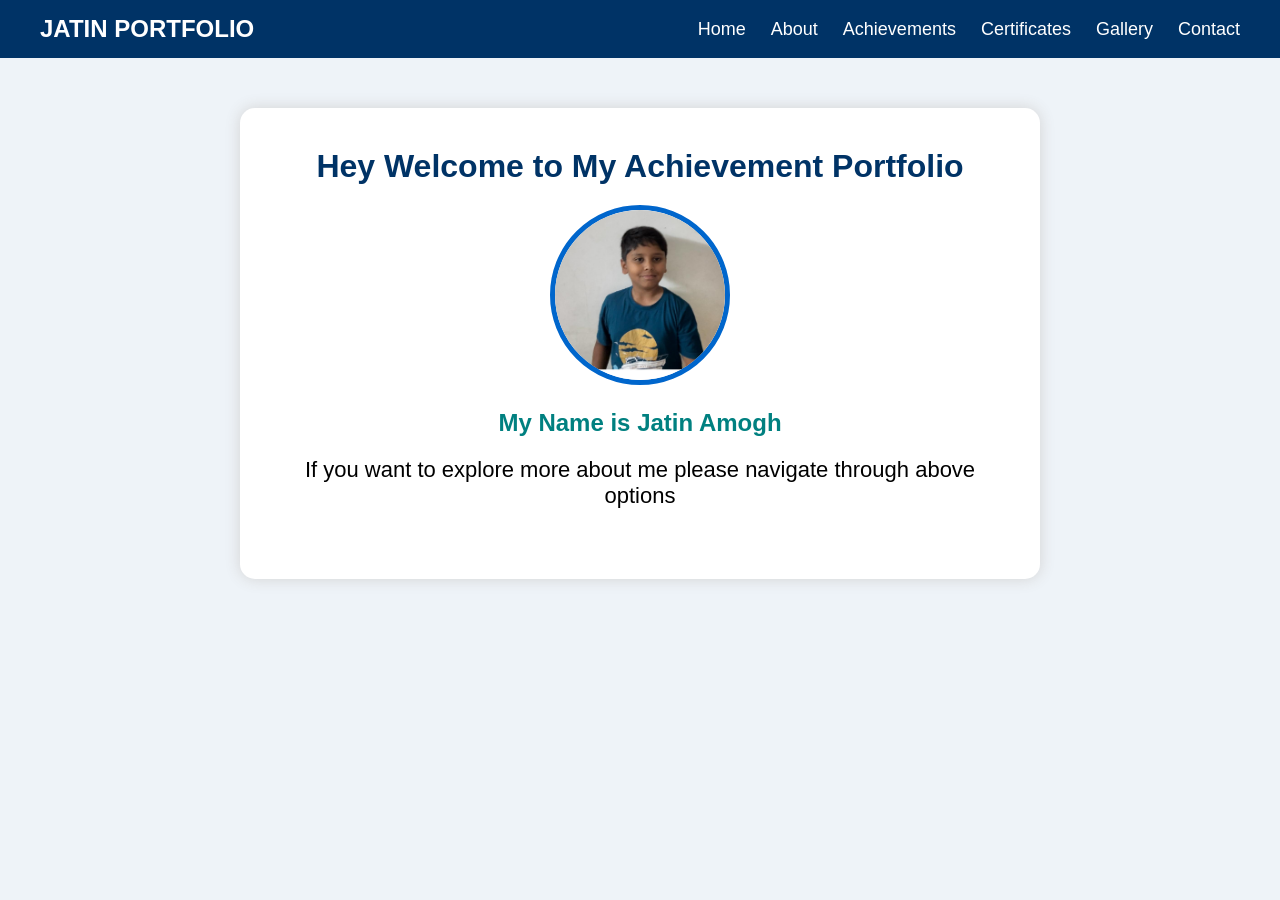
<file: index.html>
<!DOCTYPE html>
<html>
<head>
    <title>My Achievement Portfolio</title>

    <link rel="stylesheet" href="style.css">

</head>

<body>
<body>

<nav>
    <div class="logo">
        JATIN PORTFOLIO
    </div>

   <ul>
        <li><a href="index.html">Home</a></li>
        <li><a href="About.html">About</a></li>
      
        <li><a href="Achievements.html">Achievements</a></li>
        <li><a href="Certificates.html">Certificates</a></li>
        <li><a href="Gallery.html">Gallery</a></li>
        <li><a href="Contacts.html">Contact</a></li>
    </ul>
</nav>

<div class="container">
<h1>Hey Welcome to My Achievement Portfolio</h1>
<img src="jatin.jpg" class="profile">


<h2>My Name is Jatin Amogh</h2>

<p>
If you want to explore more about me please navigate through above options 
</p>





</div>   <!-- This is your existing container closing tag -->






</body>
</html>
</file>
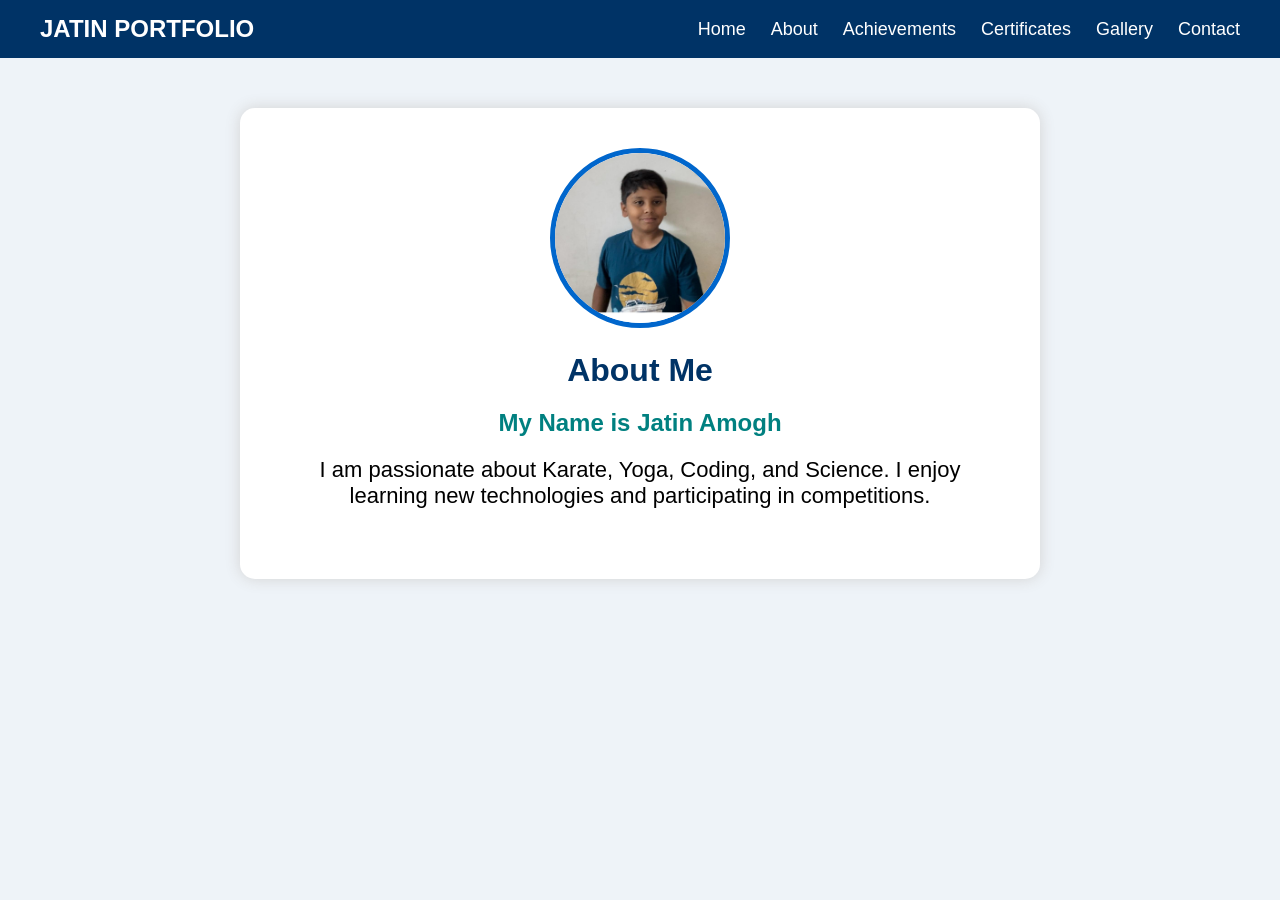
<file: About.html>
<!DOCTYPE html>
<html>
<head>
    <title>My Achievement Portfolio</title>

    <link rel="stylesheet" href="style.css">

</head>

<body>
<body>

<nav>
    <div class="logo">
        JATIN PORTFOLIO
    </div>

    <ul>
        <li><a href="index.html">Home</a></li>
        <li><a href="About.html">About</a></li>
       
        <li><a href="Achievements.html">Achievements</a></li>
        <li><a href="Certificates.html">Certificates</a></li>
        <li><a href="Gallery.html">Gallery</a></li>
        <li><a href="Contacts.html">Contact</a></li>
    </ul>
</nav>

<div class="container">
<img src="
    jatin.jpg" class="profile">
<h1>About Me</h1>

<h2>My Name is Jatin Amogh</h2>

<p>
I am passionate about Karate, Yoga, Coding, and Science. I enjoy learning new technologies and participating in competitions.
</p>





    

</div>


</div>   <!-- This is your existing container closing tag -->






</body>
</html>
</file>
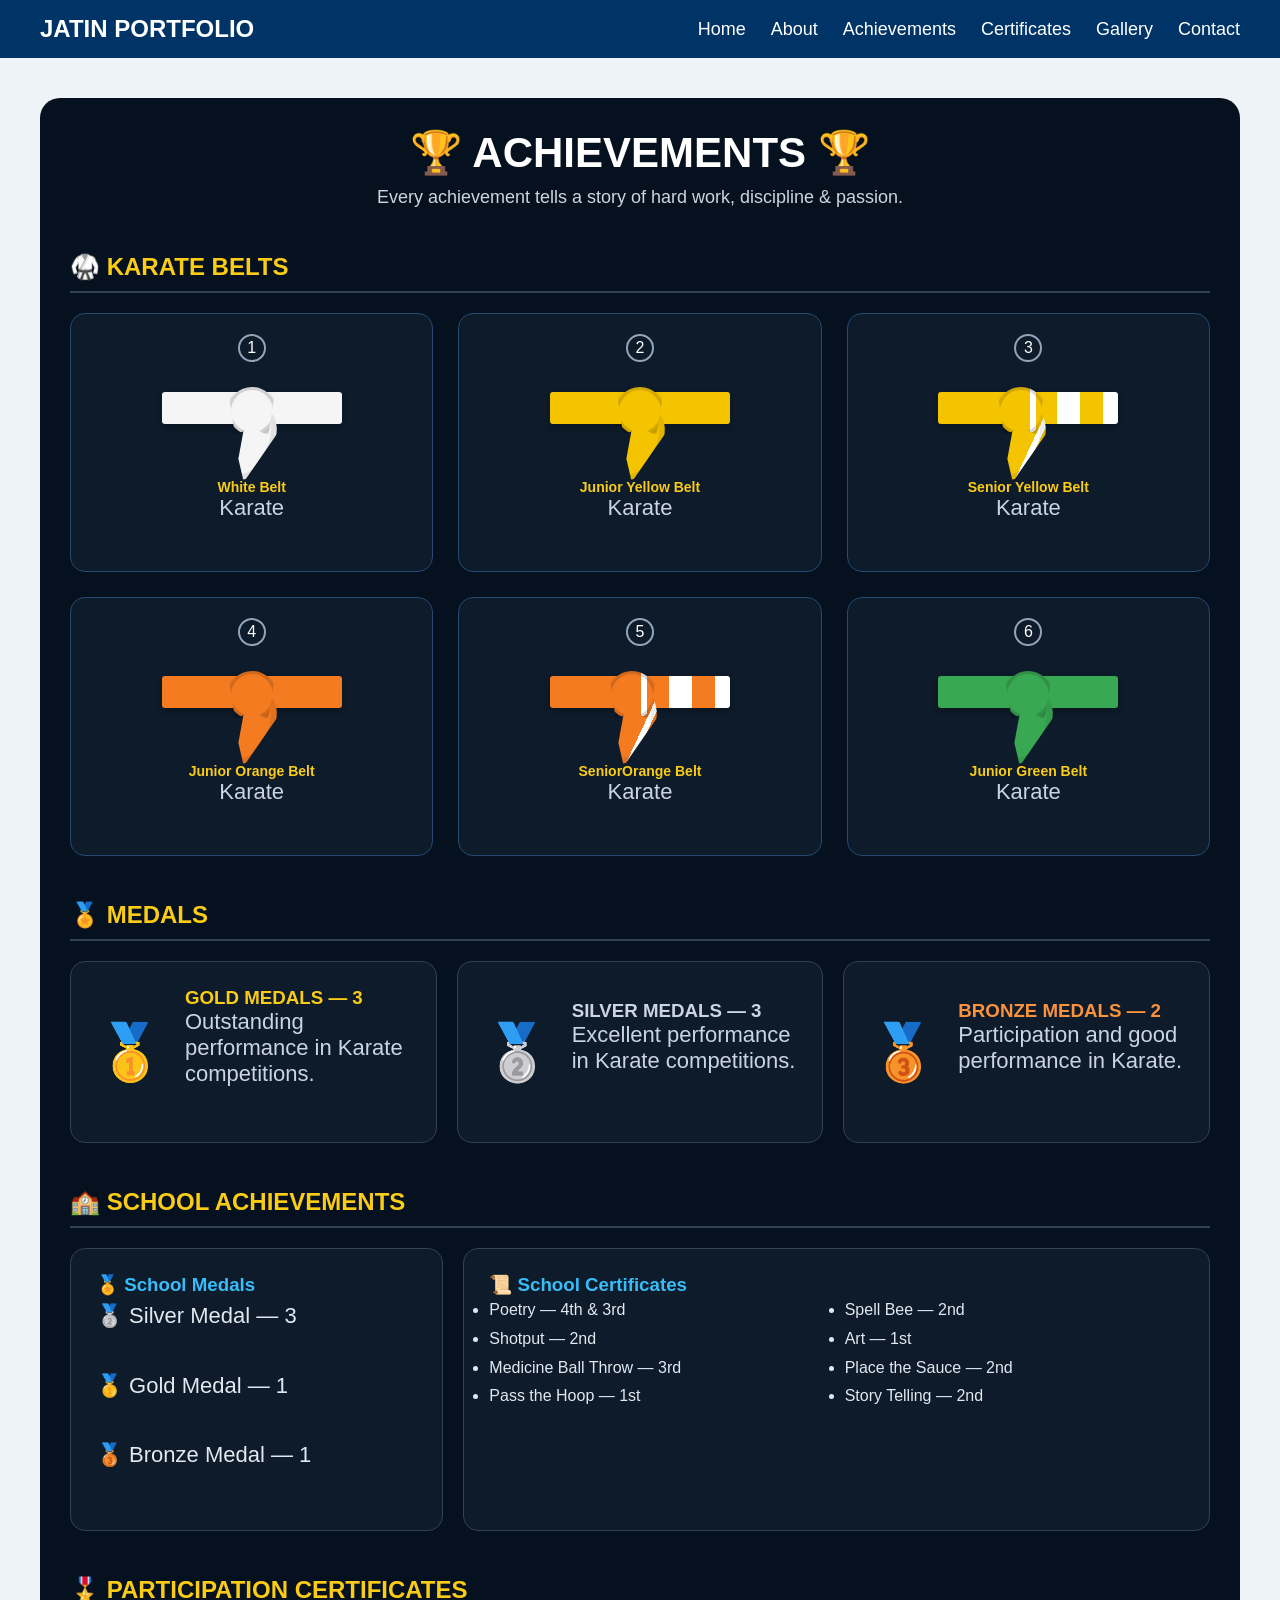
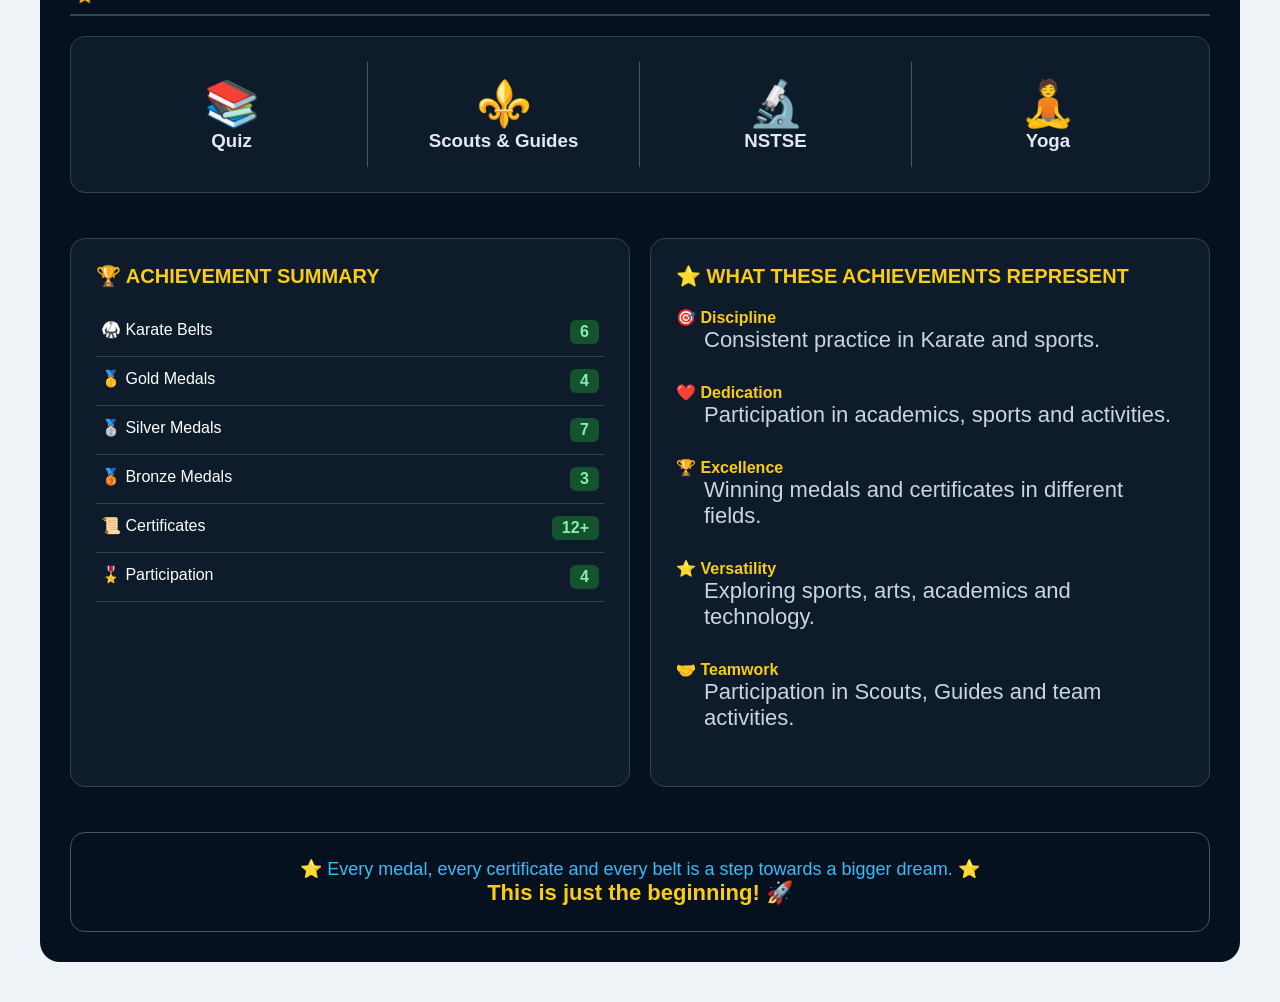
<file: Achievements.html>
<!DOCTYPE html>
<html lang="en">
<head>
    <meta charset="UTF-8">
    <meta name="viewport" content="width=device-width, initial-scale=1.0">
    <title>Jatin Portfolio - Achievements</title>
    <link rel="stylesheet" href="style.css">
</head>

<body>

<!-- Navigation -->
<nav>
    <div class="logo">JATIN PORTFOLIO</div>

    <ul>
        <li><a href="index.html">Home</a></li>
        <li><a href="About.html">About</a></li>
      
        <li><a href="Achievements.html">Achievements</a></li>
        <li><a href="Certificates.html">Certificates</a></li>
        <li><a href="Gallery.html">Gallery</a></li>
        <li><a href="Contact.html">Contact</a></li>
    </ul>
</nav>


<!-- Main Achievements -->
<div class="achievement-page">

    <header class="achievement-header">
        <h1>🏆 ACHIEVEMENTS 🏆</h1>
        <p>Every achievement tells a story of hard work, discipline & passion.</p>
    </header>


    <!-- Karate Belts -->
    <section>
    <h2>🥋 KARATE BELTS</h2>

<div class="belt-grid">

    <div class="belt-card">
        <span class="number">1</span>
        <div class="belt white-belt">
          
        </div>
        <h3>White Belt</h3>
        <p>Karate</p>
    </div>

    <div class="belt-card">
        <span class="number">2</span>
        <div class="belt yellow-belt">
            
        </div>
        <h3>Junior Yellow Belt</h3>
        <p>Karate</p>
    </div>

    <div class="belt-card">
        <span class="number">3</span>
        <div class="belt striped-yellow-belt"></div>
        <h3>Senior Yellow Belt</h3>
        <p>Karate</p>
    </div>

    <div class="belt-card">
        <span class="number">4</span>
        <div class="belt orange-belt"></div>
        <h3>Junior Orange Belt</h3>
        <p>Karate</p>
    </div>

    <div class="belt-card">
        <span class="number">5</span>
        <div class="belt striped-orange-belt"></div>
        <h3>SeniorOrange Belt</h3>
        <p>Karate</p>
    </div>

    <div class="belt-card">
        <span class="number">6</span>
        <div class="belt green-belt"></div>
        <h3>Junior Green Belt</h3>
        <p>Karate</p>
    </div>

</div>
    </section>


    <!-- Medals -->
    <section>
        <h2>🏅 MEDALS</h2>

        <div class="medal-container">

            <div class="achievement-card gold">
                <div class="medal-icon">🥇</div>
                <div>
                    <h3>GOLD MEDALS — 3</h3>
                    <p>Outstanding performance in Karate competitions.</p>
                </div>
            </div>

            <div class="achievement-card silver">
                <div class="medal-icon">🥈</div>
                <div>
                    <h3>SILVER MEDALS — 3</h3>
                    <p>Excellent performance in Karate competitions.</p>
                </div>
            </div>

            <div class="achievement-card bronze">
                <div class="medal-icon">🥉</div>
                <div>
                    <h3>BRONZE MEDALS — 2</h3>
                    <p>Participation and good performance in Karate.</p>
                </div>
            </div>

        </div>
    </section>


    <!-- School Achievements -->
    <section>
        <h2>🏫 SCHOOL ACHIEVEMENTS</h2>

        <div class="two-column">

            <div class="info-card">
                <h3>🏅 School Medals</h3>
                <p>🥈 Silver Medal — 3</p>
                <p>🥇 Gold Medal — 1</p>
                <p>🥉 Bronze Medal — 1</p>
            </div>

            <div class="info-card">
                <h3>📜 School Certificates</h3>

                <ul>
                    <li>Poetry — 4th & 3rd</li>
                    <li>Shotput — 2nd</li>
                    <li>Medicine Ball Throw — 3rd</li>
                    <li>Pass the Hoop — 1st</li>
                    <li>Spell Bee — 2nd</li>
                    <li>Art — 1st</li>
                    <li>Place the Sauce — 2nd</li>
                    <li>Story Telling — 2nd</li>
                </ul>
            </div>

        </div>
    </section>


    <!-- Participation -->
    <section>
        <h2>🎖️ PARTICIPATION CERTIFICATES</h2>

        <div class="participation-container">

            <div class="participation-card">
                <span>📚</span>
                <h3>Quiz</h3>
            </div>

            <div class="participation-card">
                <span>⚜️</span>
                <h3>Scouts & Guides</h3>
            </div>

            <div class="participation-card">
                <span>🔬</span>
                <h3>NSTSE</h3>
            </div>

            <div class="participation-card">
                <span>🧘</span>
                <h3>Yoga</h3>
            </div>

        </div>
    </section>


    <!-- Achievement Summary -->
    <section>

        <div class="summary-container">

            <div class="summary-card">
                <h2>🏆 ACHIEVEMENT SUMMARY</h2>

                <div class="summary-row">
                    <span>🥋 Karate Belts</span>
                    <strong>6</strong>
                </div>

                <div class="summary-row">
                    <span>🥇 Gold Medals</span>
                    <strong>4</strong>
                </div>

                <div class="summary-row">
                    <span>🥈 Silver Medals</span>
                    <strong>7</strong>
                </div>

                <div class="summary-row">
                    <span>🥉 Bronze Medals</span>
                    <strong>3</strong>
                </div>

                <div class="summary-row">
                    <span>📜 Certificates</span>
                    <strong>12+</strong>
                </div>

                <div class="summary-row">
                    <span>🎖️ Participation</span>
                    <strong>4</strong>
                </div>

            </div>


            <div class="summary-card">
                <h2>⭐ WHAT THESE ACHIEVEMENTS REPRESENT</h2>

                <div class="value">
                    🎯 <strong>Discipline</strong>
                    <p>Consistent practice in Karate and sports.</p>
                </div>

                <div class="value">
                    ❤️ <strong>Dedication</strong>
                    <p>Participation in academics, sports and activities.</p>
                </div>

                <div class="value">
                    🏆 <strong>Excellence</strong>
                    <p>Winning medals and certificates in different fields.</p>
                </div>

                <div class="value">
                    ⭐ <strong>Versatility</strong>
                    <p>Exploring sports, arts, academics and technology.</p>
                </div>

                <div class="value">
                    🤝 <strong>Teamwork</strong>
                    <p>Participation in Scouts, Guides and team activities.</p>
                </div>

            </div>

        </div>

    </section>


    <footer class="achievement-footer">
        ⭐ Every medal, every certificate and every belt is a step towards a bigger dream. ⭐
        <br>
        <strong>This is just the beginning! 🚀</strong>
    </footer>

</div>

</body>
</html>
</file>
<file: style.css>
*{
    margin:0;
    padding:0;
    box-sizing:border-box;
}

body{
    background:#eef3f8;
    font-family:Arial, sans-serif;
}

nav{
    background:#003366;
    color:white;
    display:flex;
    justify-content:space-between;
    align-items:center;
    padding:15px 40px;
}

.logo{
    font-size:24px;
    font-weight:bold;
}

nav ul{
    list-style:none;
    display:flex;
}

nav ul li{
    margin-left:25px;
}

nav ul li a{
    color:white;
    text-decoration:none;
    font-size:18px;
}

nav ul li a:hover{
    color:yellow;
}

.container{
    width:800px;
    margin:50px auto;
    background:white;
    padding:40px;
    border-radius:15px;
    box-shadow:0 0 15px lightgray;
    text-align:center;
}

h1{
    color:#003366;
    margin-bottom:20px;
}

h2{
    color:#008080;
    margin-bottom:20px;
}

p{
    font-size:22px;
    margin-bottom:30px;
}

button{
    background:#007BFF;
    color:white;
    padding:15px 30px;
    border:none;
    border-radius:8px;
    font-size:18px;
    cursor:pointer;
}

button:hover{
    background:#003366;
}
.profile{

width:180px;

height:180px;

border-radius:50%;

border:5px solid #0066cc;

object-fit:cover;

margin-bottom:20px;

}
.cards{
    display:flex;
    justify-content:center;
    gap:25px;
    margin-top:40px;
    flex-wrap:wrap;
}

.card{
    width:220px;
    background:white;
    padding:20px;
    border-radius:15px;
    box-shadow:0 0 15px lightgray;
    transition:0.3s;
}

.card:hover{
    transform:scale(1.05);
}

.card h2{
    color:#0055aa;
    margin-bottom:10px;
}
.stats{
    display:flex;
    justify-content:center;
    gap:20px;
    margin-top:50px;
    flex-wrap:wrap;
}

.stat-box{
    width:160px;
    background:#0055aa;
    color:white;
    padding:20px;
    border-radius:15px;
    text-align:center;
}

.stat-box h1{
    color:white;
    margin-bottom:10px;
}
.gallery{
    display:flex;
    flex-wrap:wrap;
    justify-content:center;
    gap:20px;
    margin-top:30px;
}

.photo{
    width:250px;
    background:white;
    border-radius:10px;
    box-shadow:0 0 10px lightgray;
    padding:15px;
    text-align:center;
}

.photo img{
    width:100%;
    height:180px;
    object-fit:cover;
    border-radius:10px;
}

.photo h3{
    margin-top:10px;
    color:#0055aa;
}
.gallery-title{

    text-align:center;
    font-size:45px;
    color:#003366;
    margin:40px;
}

.gallery-grid{

    display:grid;

    grid-template-columns:repeat(3,1fr);

    gap:25px;

    padding:30px;
}

.gallery-card{

    position:relative;

    overflow:hidden;

    border-radius:15px;

    box-shadow:0 0 15px lightgray;
}

.gallery-card img{

    width:100%;

    height:250px;

    object-fit:cover;

    transition:0.5s;
}

.overlay{

    position:absolute;

    bottom:0;

    width:100%;

    background:rgba(0,0,0,0.6);

    color:white;

    text-align:center;

    padding:20px;

    font-size:25px;

    font-weight:bold;
}

.gallery-card:hover img{

    transform:scale(1.1);
}

/* ================================
   ACHIEVEMENTS PAGE
================================ */

.achievement-page {
    max-width: 1200px;
    margin: 40px auto;
    padding: 30px;
    background: #06111f;
    color: white;
    border-radius: 20px;
}

.achievement-header {
    text-align: center;
    margin-bottom: 45px;
}

.achievement-header h1 {
    font-size: 42px;
    color: white;
    margin-bottom: 10px;
}

.achievement-header p {
    font-size: 18px;
    color: #cbd5e1;
}

.achievement-page section {
    margin-bottom: 45px;
}

.achievement-page section > h2 {
    color: #facc15;
    border-bottom: 2px solid #334155;
    padding-bottom: 10px;
    margin-bottom: 20px;
}


/* Karate belts */

.belt-container {
    display: grid;
    grid-template-columns: repeat(6, 1fr);
    gap: 12px;
}

.belt-card {
    background: #0d1b2a;
    border: 1px solid #334155;
    border-radius: 12px;
    padding: 15px;
    text-align: center;
    transition: 0.3s;
}

.belt-card:hover {
    transform: translateY(-6px);
    border-color: #38bdf8;
}

.belt-card h3 {
    font-size: 14px;
    color: #facc15;
}

.belt-card p {
    color: #cbd5e1;
}

.number {
    width: 28px;
    height: 28px;
    border: 2px solid #94a3b8;
    border-radius: 50%;
    margin: auto;
    display: flex;
    justify-content: center;
    align-items: center;
}


/* Belt design */

.belt {
    width: 90%;
    height: 18px;
    margin: 25px auto;
    border-radius: 4px;
}

.white-belt {
    background: white;
}

.yellow-belt {
    background: #facc15;
}

.striped-yellow {
    background: linear-gradient(
        90deg,
        #facc15 0%,
        #facc15 70%,
        #111827 70%,
        #111827 78%,
        #facc15 78%
    );
}

.orange-belt {
    background: #f97316;
}

.striped-orange {
    background: linear-gradient(
        90deg,
        #f97316 0%,
        #f97316 70%,
        white 70%,
        white 78%,
        #f97316 78%
    );
}

.green-belt {
    background: #16a34a;
}


/* Medal cards */

.medal-container {
    display: grid;
    grid-template-columns: repeat(3, 1fr);
    gap: 20px;
}

.achievement-card {
    background: #0d1b2a;
    border: 1px solid #334155;
    border-radius: 15px;
    padding: 25px;
    display: flex;
    align-items: center;
    gap: 20px;
}

.medal-icon {
    font-size: 55px;
}

.achievement-card h3 {
    margin: 0;
}

.achievement-card p {
    color: #cbd5e1;
}

.gold h3 {
    color: #facc15;
}

.silver h3 {
    color: #cbd5e1;
}

.bronze h3 {
    color: #fb923c;
}


/* Two column section */

.two-column {
    display: grid;
    grid-template-columns: 1fr 2fr;
    gap: 20px;
}

.info-card {
    background: #0d1b2a;
    border: 1px solid #334155;
    border-radius: 15px;
    padding: 25px;
}

.info-card h3 {
    color: #38bdf8;
}

.info-card p,
.info-card li {
    color: #e2e8f0;
    line-height: 1.8;
}

.info-card ul {
    columns: 2;
}


/* Participation */

.participation-container {
    background: #0d1b2a;
    border: 1px solid #334155;
    border-radius: 15px;
    display: grid;
    grid-template-columns: repeat(4, 1fr);
    padding: 25px;
}

.participation-card {
    text-align: center;
    border-right: 1px solid #475569;
    padding: 15px;
}

.participation-card:last-child {
    border-right: none;
}

.participation-card span {
    font-size: 45px;
}

.participation-card h3 {
    color: #e2e8f0;
}


/* Summary */

.summary-container {
    display: grid;
    grid-template-columns: 1fr 1fr;
    gap: 20px;
}

.summary-card {
    background: #0d1b2a;
    border: 1px solid #334155;
    border-radius: 15px;
    padding: 25px;
}

.summary-card h2 {
    color: #facc15;
    font-size: 20px;
}

.summary-row {
    display: flex;
    justify-content: space-between;
    padding: 12px 5px;
    border-bottom: 1px solid #334155;
}

.summary-row strong {
    background: #14532d;
    padding: 3px 10px;
    border-radius: 6px;
    color: #86efac;
}

.value {
    margin: 15px 0;
}

.value strong {
    color: #facc15;
}

.value p {
    margin-left: 28px;
    color: #cbd5e1;
}


/* Footer */

.achievement-footer {
    text-align: center;
    padding: 25px;
    border: 1px solid #475569;
    border-radius: 15px;
    color: #38bdf8;
    font-size: 18px;
}

.achievement-footer strong {
    color: #facc15;
    font-size: 22px;
}


/* Mobile */

@media (max-width: 900px) {

    .belt-container {
        grid-template-columns: repeat(3, 1fr);
    }

    .medal-container {
        grid-template-columns: 1fr;
    }

    .two-column {
        grid-template-columns: 1fr;
    }

    .summary-container {
        grid-template-columns: 1fr;
    }
}


@media (max-width: 600px) {

    .achievement-page {
        margin: 15px;
        padding: 15px;
    }

    .achievement-header h1 {
        font-size: 28px;
    }

    .belt-container {
        grid-template-columns: repeat(2, 1fr);
    }

    .participation-container {
        grid-template-columns: 1fr 1fr;
    }

    .participation-card {
        border-right: none;
    }

    .info-card ul {
        columns: 1;
    }
}

/* ================================
   KARATE BELT SHAPES
   ================================ */

.belt {
    position: relative;
    width: 170px;
    height: 28px;
    margin: 25px auto 35px;
    border-radius: 4px;
    box-shadow: 0 4px 8px rgba(0,0,0,0.35);
}

/* Belt knot */
.belt::before {
    content: "";
    position: absolute;
    width: 45px;
    height: 45px;
    left: 62px;
    top: -8px;
    border-radius: 50%;
    transform: rotate(45deg);
    background: inherit;
    box-shadow: inset 0 0 0 6px rgba(0,0,0,0.08);
    z-index: 2;
}

/* Left hanging end */
.belt::after {
    content: "";
    position: absolute;
    width: 32px;
    height: 70px;
    left: 48px;
    top: 12px;
    background: inherit;
    transform: rotate(35deg);
    transform-origin: top center;
    border-radius: 3px;
    box-shadow: 0 3px 5px rgba(0,0,0,0.3);
    z-index: 1;
}


/* ================================
   WHITE BELT
   ================================ */

.white-belt {
    background: linear-gradient(
        to bottom,
        #ffffff,
        #dddddd
    );
}


/* ================================
   YELLOW BELT
   ================================ */

.yellow-belt {
    background: linear-gradient(
        to bottom,
        #ffe900,
        #e5b900
    );
}


/* ================================
   STRIPED YELLOW BELT
   ================================ */

.striped-yellow-belt {
    background: linear-gradient(
        to bottom,
        #ffe900,
        #e5b900
    );
}

.striped-yellow-belt {
    border-right: 15px solid white;
}


/* ================================
   ORANGE BELT
   ================================ */

.orange-belt {
    background: linear-gradient(
        to bottom,
        #ff8b20,
        #e86100
    );
}


/* ================================
   STRIPED ORANGE BELT
   ================================ */

.striped-orange-belt {
    background: linear-gradient(
        to bottom,
        #ff8b20,
        #e86100
    );
}

.striped-orange-belt {
    border-right: 15px solid white;
}


/* ================================
   GREEN BELT
   ================================ */

.green-belt {
    background: linear-gradient(
        to bottom,
        #29c85b,
        #12943b
    );
}


/* Belt card improvement */

.belt-card {
    position: relative;
    overflow: visible;
    min-height: 210px;
    padding-top: 20px;
}

.belt-card:hover .belt {
    transform: scale(1.08);
    transition: 0.3s ease;
}

.belt-card .belt {
    transition: 0.3s ease;
}


/* Make the belt tails look more realistic */

.belt::after {
    clip-path: polygon(
        0 0,
        100% 0,
        85% 100%,
        50% 85%,
        15% 100%
    );
}
/* KARATE BELTS */
/* REALISTIC KARATE BELT */

.belt {
    position: relative;
    width: 180px;
    height: 32px;
    margin: 30px auto 55px;
    border-radius: 3px;
    box-shadow: 0 3px 6px rgba(0,0,0,0.25);
}

/* belt hanging ends */
.belt::before {
    content: "";
    position: absolute;
    left: 50%;
    top: 15px;
    width: 42px;
    height: 75px;
    background: inherit;
    transform: translateX(-50%) rotate(25deg);
    clip-path: polygon(0 0, 100% 0, 70% 100%, 35% 75%);
    z-index: 1;
}

/* knot */
.belt::after {
    content: "";
    position: absolute;
    left: 50%;
    top: -5px;
    width: 42px;
    height: 42px;
    background: inherit;
    border-radius: 50%;
    transform: translateX(-50%);
    border: 3px solid rgba(0,0,0,0.15);
    z-index: 3;
}

/* WHITE */
.white-belt {
    background: #f5f5f5;
}

/* YELLOW */
.yellow-belt {
    background: #f5c400;
}

/* STRIPED YELLOW */
.striped-yellow-belt {
    background: linear-gradient(
        to right,
        #f5c400 0%,
        #f5c400 72%,
        white 72%,
        white 86%,
        #f5c400 86%
    );
}

/* ORANGE */
.orange-belt {
    background: #f47b20;
}

/* STRIPED ORANGE */
.striped-orange-belt {
    background: linear-gradient(
        to right,
        #f47b20 0%,
        #f47b20 72%,
        white 72%,
        white 86%,
        #f47b20 86%
    );
}

/* GREEN */
.green-belt {
    background: #39a852;
}
.belt-grid {
    display: grid;
    grid-template-columns: repeat(3, 1fr);
    gap: 25px;
    width: 100%;
}

.belt-card {
    box-sizing: border-box;
    min-height: 250px;
    padding: 20px;
    text-align: center;
    border: 1px solid #244a73;
    border-radius: 15px;
}
/* =====================================================
   GALLERY PAGE
===================================================== */


/* Gallery main section */

.gallery-section {

    max-width: 1200px;

    margin: 50px auto;

    padding: 20px;

    text-align: center;

}


/* Gallery heading */

.gallery-section h1 {

    font-size: 42px;

    color: #42f542;

    margin-bottom: 10px;

}


/* Intro text */

.gallery-intro {

    color: #270933;

    font-size: 18px;

    margin-bottom: 40px;

}


/* =====================================================
   PHOTO + VIDEO GRID
===================================================== */

.gallery-grid {

    display: grid;

    grid-template-columns:
        repeat(3, minmax(0, 1fr));

    gap: 22px;

    width: 100%;

}


/* Individual gallery box */

.gallery-item {

    width: 100%;

    height: 280px;

    border-radius: 18px;

    overflow: hidden;

    background: #101d3d;

    border: 1px solid #294b86;

    cursor: pointer;

    box-sizing: border-box;

}


/* =====================================================
   PHOTOS
===================================================== */

.gallery-item img {

    width: 100%;

    height: 100%;

    object-fit: cover;

    display: block;

    transition:
        transform 0.4s ease;

}


/* Photo hover */

.gallery-item:hover img {

    transform: scale(1.06);

}


/* =====================================================
   VIDEOS
===================================================== */

.gallery-item video {

    width: 100%;

    height: 100%;

    object-fit: cover;

    display: block;

    background: #000;

}


/* =====================================================
   LIGHTBOX
===================================================== */

.lightbox {

    display: none;

    position: fixed;

    inset: 0;

    width: 100%;

    height: 100%;

    z-index: 9999;

    background:
        rgba(0, 0, 0, 0.94);

    align-items: center;

    justify-content: center;

}


/* Show lightbox */

.lightbox.active {

    display: flex;

}


/* Large image */

#lightbox-image {

    max-width: 85%;

    max-height: 85vh;

    object-fit: contain;

    border-radius: 12px;

    box-shadow:
        0 0 40px rgba(0, 0, 0, 0.7);

}


/* =====================================================
   CLOSE BUTTON
===================================================== */

.lightbox-close {

    position: absolute;

    top: 20px;

    right: 30px;

    width: 50px;

    height: 50px;

    background: transparent;

    border: none;

    color: white;

    font-size: 48px;

    line-height: 40px;

    cursor: pointer;

    z-index: 10001;

}


/* =====================================================
   PREVIOUS / NEXT BUTTONS
===================================================== */

.lightbox-prev,
.lightbox-next {

    position: absolute;

    top: 50%;

    transform:
        translateY(-50%);

    width: 55px;

    height: 55px;

    border-radius: 50%;

    border: none;

    background:
        rgba(255, 255, 255, 0.12);

    color: white;

    font-size: 28px;

    cursor: pointer;

    transition:
        background 0.3s ease;

    z-index: 10001;

}


/* Button hover */

.lightbox-prev:hover,
.lightbox-next:hover {

    background:
        rgba(255, 255, 255, 0.28);

}


/* Previous */

.lightbox-prev {

    left: 25px;

}


/* Next */

.lightbox-next {

    right: 25px;

}


/* =====================================================
   TABLET
===================================================== */

@media (max-width: 900px) {

    .gallery-grid {

        grid-template-columns:
            repeat(2, minmax(0, 1fr));

    }

    .gallery-item {

        height: 240px;

    }

}


/* =====================================================
   MOBILE
===================================================== */

@media (max-width: 600px) {

    .gallery-section {

        margin: 30px auto;

        padding: 15px;

    }


    .gallery-section h1 {

        font-size: 32px;

    }


    .gallery-intro {

        font-size: 16px;

    }


    .gallery-grid {

        grid-template-columns: 1fr;

        gap: 18px;

    }


    .gallery-item {

        height: 260px;

    }


    #lightbox-image {

        max-width: 92%;

        max-height: 80vh;

    }


    .lightbox-close {

        top: 10px;

        right: 12px;

        font-size: 40px;

    }


    .lightbox-prev,
    .lightbox-next {

        width: 45px;

        height: 45px;

        font-size: 22px;

    }


    .lightbox-prev {

        left: 8px;

    }


    .lightbox-next {

        right: 8px;

    }

}
</file>
